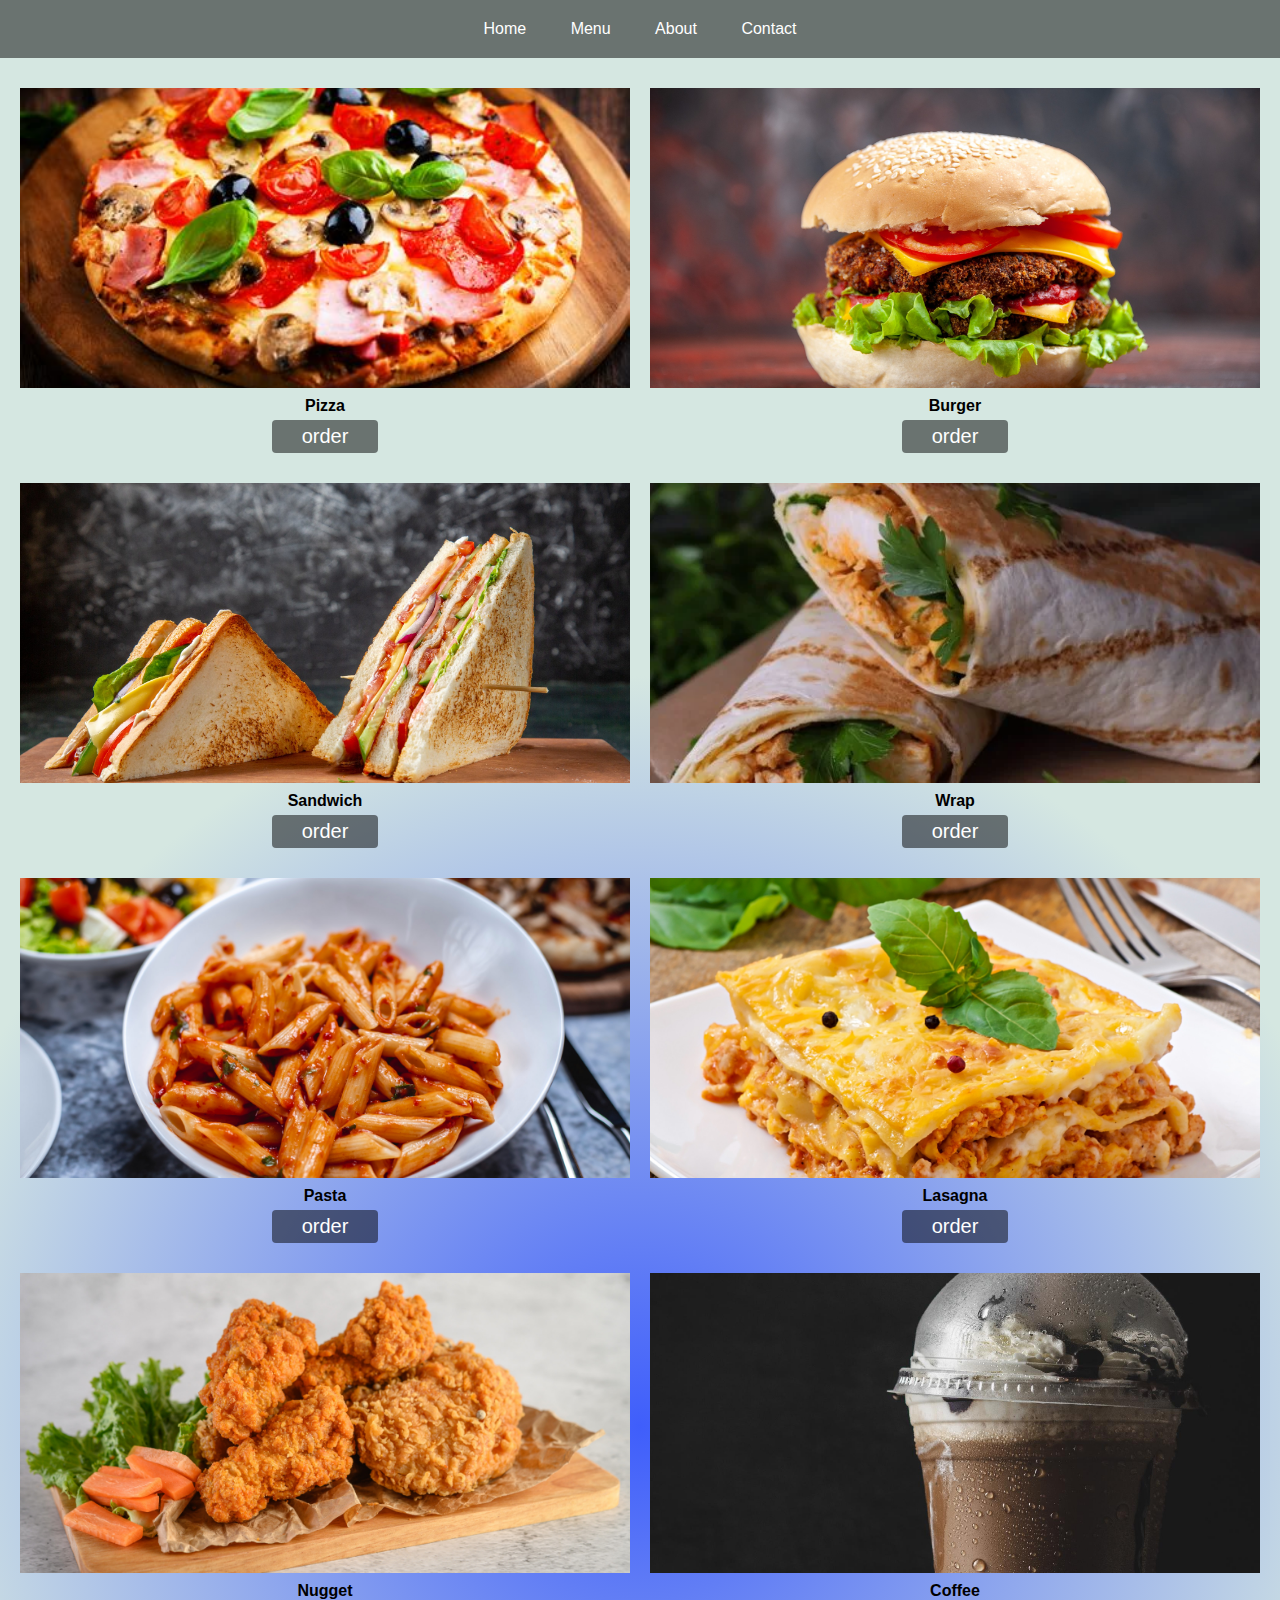
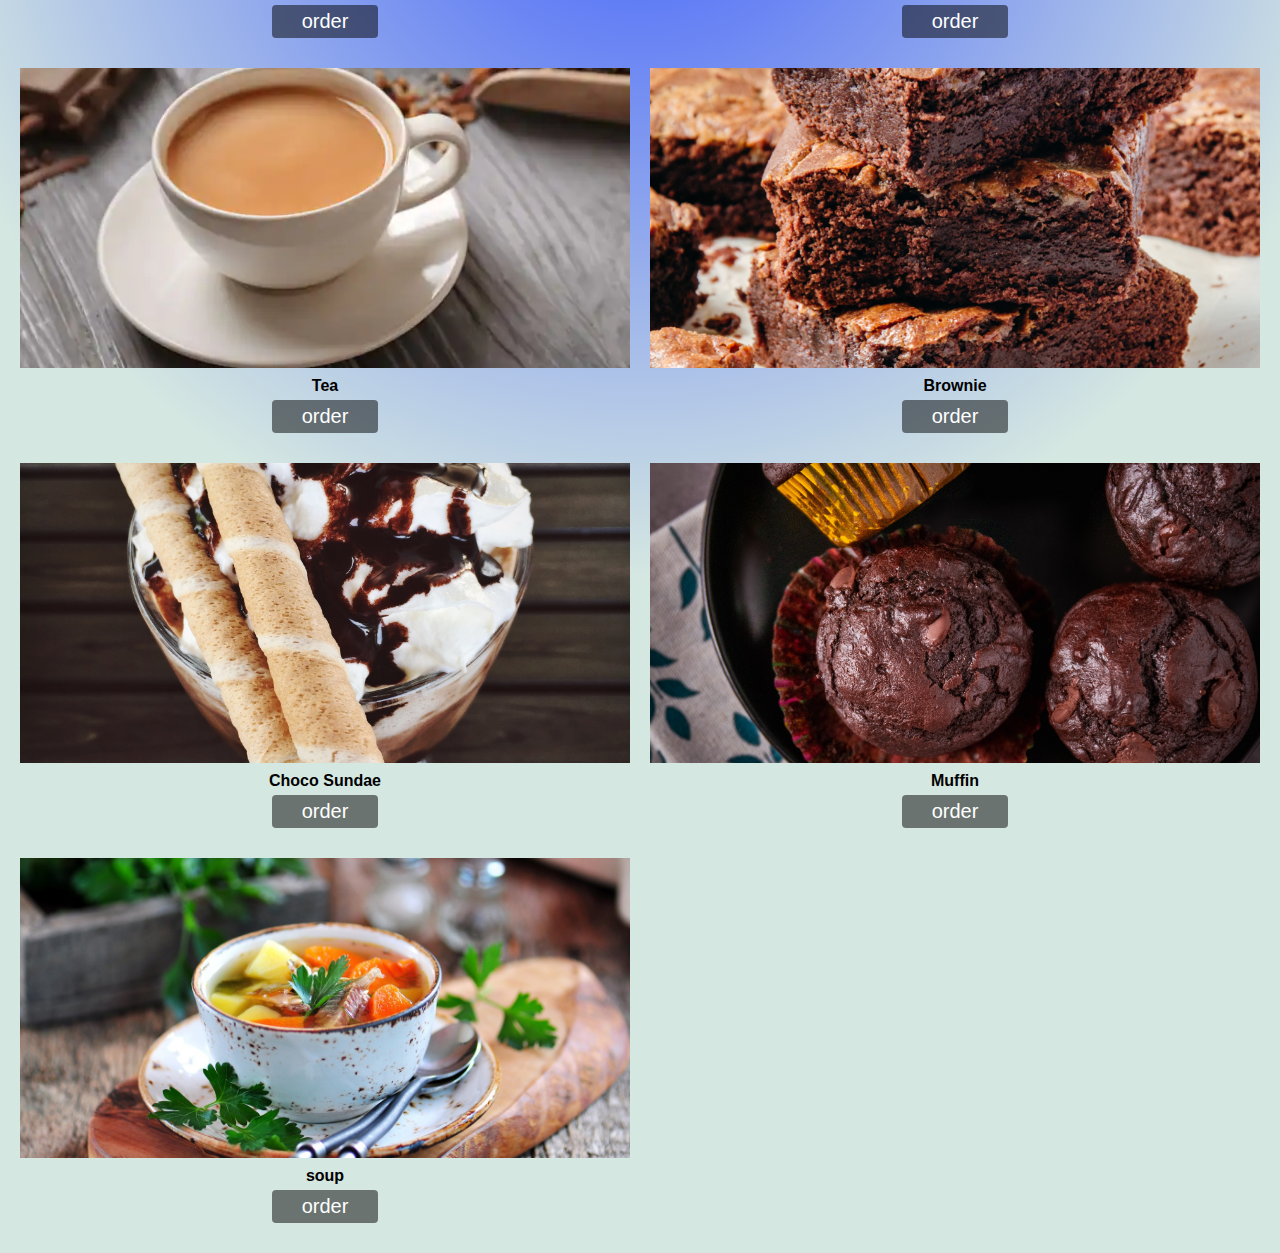
<file: menu.html>
<!DOCTYPE html>
<html lang="en">
<head>
    <meta charset="UTF-8">
    <meta http-equiv="X-UA-Compatible" content="IE=edge">
    <meta name="viewport" content="width=device-width, initial-scale=1.0">
    <title>Food menu</title>
    <link rel="stylesheet" href="menu.css">
</head>
<body>
    <nav>
        <ul>
            <a href="index.html"><li>Home</li></a>
            <a href="#"><li>Menu</li></a>
            <a href="about.html"><li>About</li></a>
            <a href="#"><li>Contact</li></a>
        </ul>
    </nav>
    <section class="items">
        <div class="item">
            <img src="pizza.jpg" alt="pizza">
            <h4>Pizza</h4>
            <button>order</button>
        </div>
        <div class="item">
            <img src="burger.jpg" alt="pizza">
            <h4>Burger</h4>
            <button>order</button>
        </div>
        <div class="item">
            <img src="sandwich.jpg" alt="pizza">
            <h4>Sandwich</h4>
            <button>order</button>
        </div>
        <div class="item">
            <img src="wrap.jpg" alt="pizza">
            <h4>Wrap</h4>
            <button>order</button>
        </div>
        <div class="item">
            <img src="pasta.jpg" alt="pizza">
            <h4>Pasta</h4>
            <button>order</button>
        </div>
        <div class="item">
            <img src="lasagna.jpg" alt="pizza">
            <h4>Lasagna</h4>
            <button>order</button>
        </div>
        <div class="item">
            <img src="nugget.jpg" alt="pizza">
            <h4>Nugget</h4>
            <button>order</button>
        </div>
        <div class="item">
            <img src="Coffee.jpg" alt="pizza">
            <h4>Coffee</h4>
            <button>order</button>
        </div>
        <div class="item">
            <img src="tea.jpg" alt="pizza">
            <h4>Tea</h4>
            <button>order</button>
        </div>
        <div class="item">
            <img src="brownie.jpg" alt="pizza">
            <h4>Brownie</h4>
            <button>order</button>
        </div>
        <div class="item">
            <img src="sundae.jpg" alt="pizza">
            <h4>Choco Sundae</h4>
            <button>order</button>
        </div>
        <div class="item">
            <img src="muffin.jpg" alt="pizza">
            <h4>Muffin</h4>
            <button>order</button>
        </div>
        <div class="item">
            <img src="soup.jpg" alt="pizza">
            <h4>soup</h4>
            <button>order</button>
        </div>
    </section>
</body>
</html>
</file>
<file: menu.css>
*{
    margin: 0;
    padding: 0;
    font-family: sans-serif;
    box-sizing: border-box;
}
body{
   /*  width: 100%;
    height: 100vh;
    background-image: url(high-angle-fried-chicken-fries-with-ketchup.jpg);
    background-size: cover;
    background-position: center;
    position: relative; */
    background: rgb(63,94,251);
background: radial-gradient(circle, rgba(63,94,251,1) 0%, rgba(213,231,225,0.9989495798319328) 48%);
}
h1{
    text-align: center;
    color: blue;
    padding: 20px;
}
nav{
    background-color:rgba(0,0, 0, 0.5);
    display: grid;
    place-items: center;  
}
nav ul{
    list-style-type: none;
}
nav ul a{
    display: inline-block;
    padding: 20px;
    text-decoration: none;
    color:white;
    transition: 0.2s ease-in;
}
nav ul a:hover{
    background-color: lightskyblue;
    color: white;
}
.items{
    display: grid;
    grid-template-columns: repeat(3,1fr);
    padding: 30px 20px;
    grid-column-gap: 20px;
    grid-row-gap: 30px;
}
.item img{
    width: 100% ;
    height: 300px;
    object-fit: cover;
    cursor: pointer;
    transition: 0.2s ease;
}
.item img:hover{
    transform: scale(1.O4);
}
.item h4{
    padding: 5px;
    text-align: center;
    color: black;
}
.item button{
    padding: 5px 30px;
    border: none;
    outline: none;
    background-color:rgba(0,0, 0, 0.5);
    color: white;
    cursor: pointer;
    border-radius: 4px;
    font-size: 20px;
    display: block;
    margin: 0 auto;
    transition: 0.2s all;
}
.item button:hover{
    transform: scale(1.08);
}
h4{
color: antiquewhite;
}

@media screen and (max-width: 1280px) {
    .items{
        display: grid;
        grid-template-columns: repeat(2,1fr);
    } 
}
@media screen and (max-width: 820px) {
    .items{
        display: grid;
        grid-template-columns: repeat(2,1fr);
    } 
}
@media screen and (max-width: 420px) {
    .items{
        display: grid;
        grid-template-columns: repeat(1,1fr);
    } 
}
</file>
